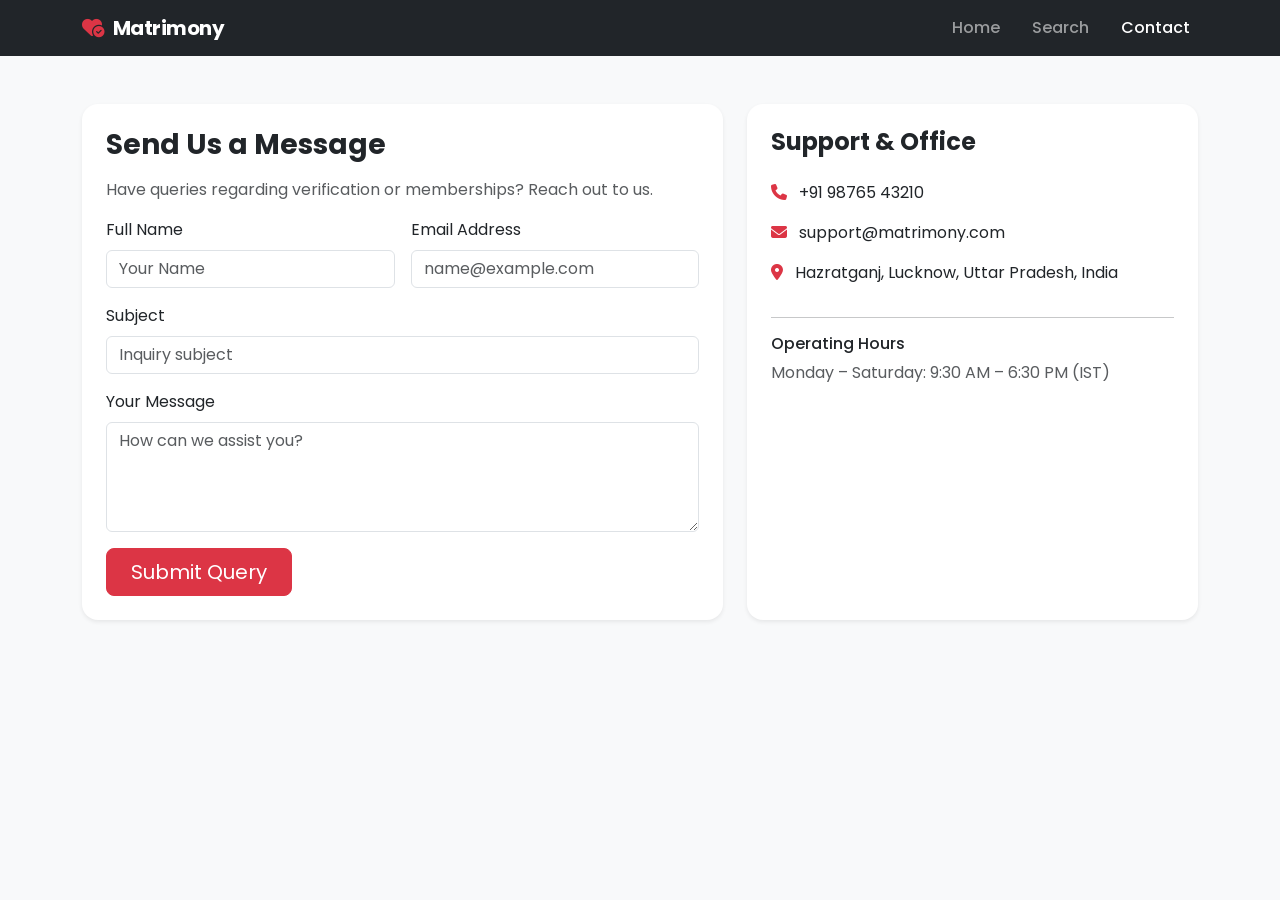
<file: contact.html>
<!DOCTYPE html>
<html lang="en">

<head>
  <meta charset="UTF-8">
  <title>Contact Us | Matrimony</title>
  <meta name="viewport" content="width=device-width, initial-scale=1.0">
  <link rel="stylesheet" href="https://cdn.jsdelivr.net/npm/bootstrap@5.3.3/dist/css/bootstrap.min.css">
  <link href="https://fonts.googleapis.com/css2?family=Poppins:wght@300;400;500;600;700&display=swap" rel="stylesheet">
  <link rel="stylesheet" href="https://cdnjs.cloudflare.com/ajax/libs/font-awesome/6.4.0/css/all.min.css">
  <link rel="stylesheet" href="css/style.css">
</head>

<body class="bg-light">

  <nav class="navbar navbar-expand-lg navbar-dark bg-dark">
    <div class="container">
      <a class="navbar-brand" href="index.html"><i
          class="fa-solid fa-heart-circle-check text-danger me-2"></i>Matrimony</a>
      <ul class="navbar-nav ms-auto flex-row gap-3">
        <li class="nav-item"><a class="nav-link" href="index.html">Home</a></li>
        <li class="nav-item"><a class="nav-link" href="search.html">Search</a></li>
        <li class="nav-item"><a class="nav-link active" href="contact.html">Contact</a></li>
      </ul>
    </div>
  </nav>

  <section class="py-5">
    <div class="container">
      <div class="row g-4">
        <div class="col-lg-7">
          <div class="card p-4 border-0 shadow-sm rounded-4">
            <h3 class="fw-bold mb-3">Send Us a Message</h3>
            <p class="text-muted">Have queries regarding verification or memberships? Reach out to us.</p>
            <form id="contactForm">
              <div class="row g-3">
                <div class="col-md-6">
                  <label class="form-label">Full Name</label>
                  <input type="text" id="cName" class="form-control" placeholder="Your Name" required>
                </div>
                <div class="col-md-6">
                  <label class="form-label">Email Address</label>
                  <input type="email" id="cEmail" class="form-control" placeholder="name@example.com" required>
                </div>
                <div class="col-12">
                  <label class="form-label">Subject</label>
                  <input type="text" class="form-control" placeholder="Inquiry subject" required>
                </div>
                <div class="col-12">
                  <label class="form-label">Your Message</label>
                  <textarea id="cMessage" class="form-control" rows="4" placeholder="How can we assist you?"
                    required></textarea>
                </div>
                <div class="col-12">
                  <button type="submit" class="btn btn-danger btn-lg px-4">Submit Query</button>
                </div>
              </div>
              <div id="formAlert" class="d-none"></div>
            </form>
          </div>
        </div>

        <div class="col-lg-5">
          <div class="card p-4 border-0 shadow-sm rounded-4 h-100">
            <h4 class="fw-bold mb-4">Support & Office</h4>
            <p><i class="fa-solid fa-phone text-danger me-2"></i> +91 98765 43210</p>
            <p><i class="fa-solid fa-envelope text-danger me-2"></i> support@matrimony.com</p>
            <p><i class="fa-solid fa-location-dot text-danger me-2"></i> Hazratganj, Lucknow, Uttar Pradesh, India</p>
            <hr>
            <h6>Operating Hours</h6>
            <p class="text-muted mb-0">Monday – Saturday: 9:30 AM – 6:30 PM (IST)</p>
          </div>
        </div>
      </div>
    </div>
  </section>

  <script src="https://cdn.jsdelivr.net/npm/bootstrap@5.3.3/dist/js/bootstrap.bundle.min.js"></script>
  <script src="js/main.js"></script>
  <script src="js/contact.js"></script>
</body>

</html>
</file>
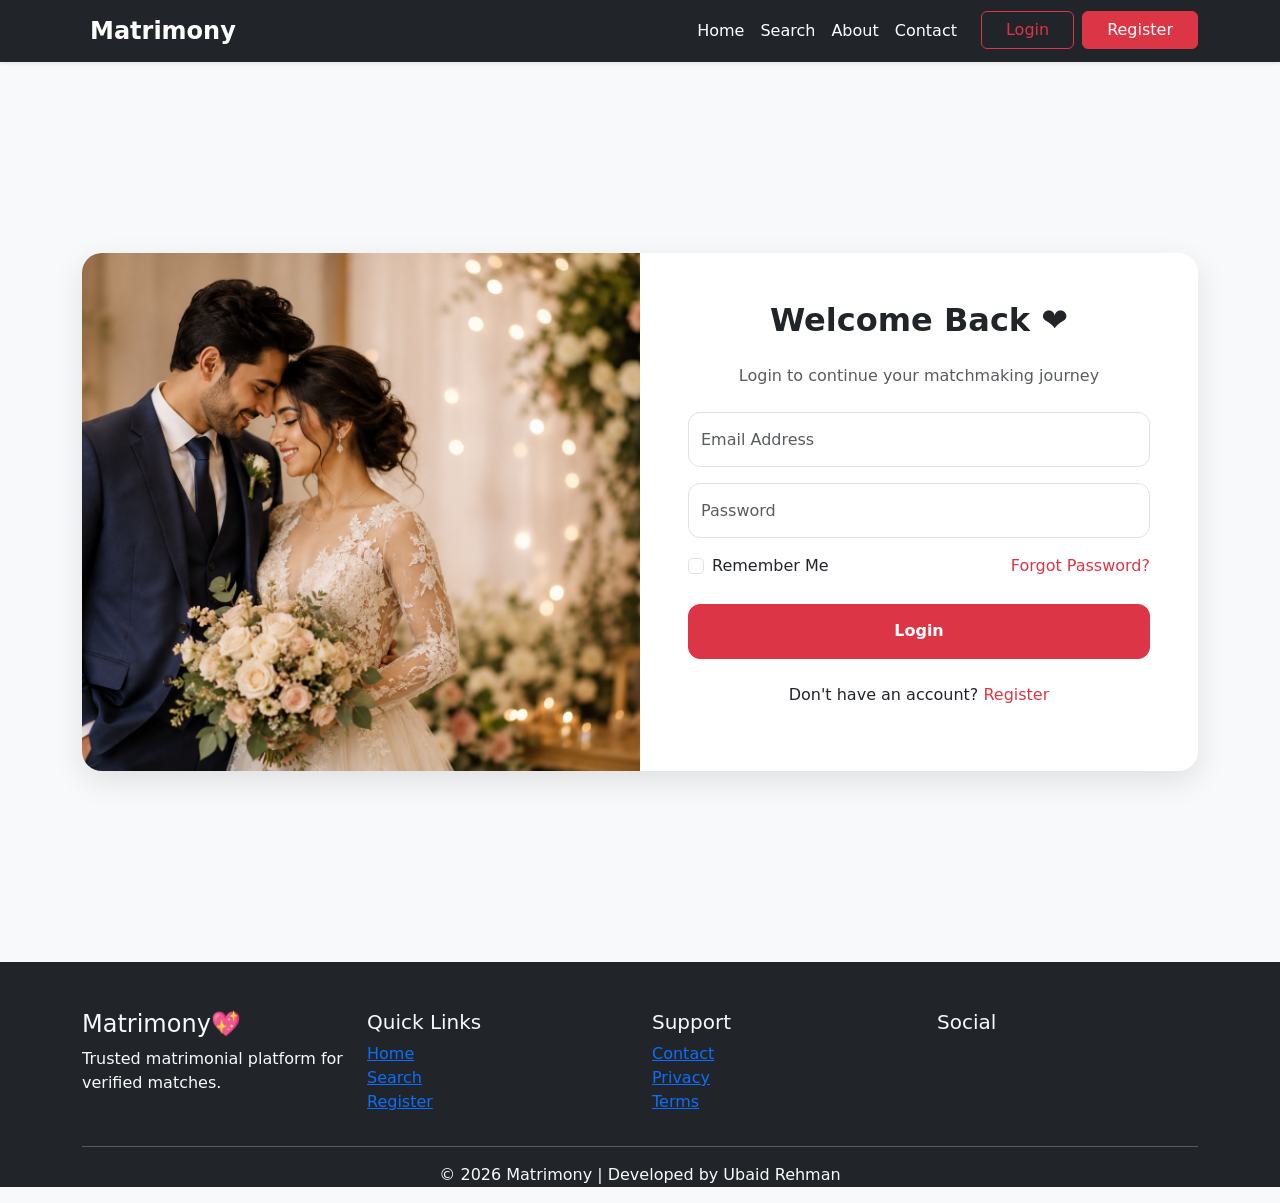
<file: login.html>
<!DOCTYPE html>
<html lang="en">

<head>
    <meta charset="UTF-8">
    <meta name="viewport" content="width=device-width, initial-scale=1.0">
    <title>Login | Matrimony</title>

    <link rel="stylesheet" href="css/bootstrap.css">

    <style>

        body{
            background:#f8f9fa;
        }

        .login-section{
            min-height:100vh;
            display:flex;
            align-items:center;
            padding:50px 0;
        }

        .login-card{
            background:#fff;
            border-radius:20px;
            overflow:hidden;
            box-shadow:0 10px 30px rgba(0,0,0,.1);
        }

        .login-image img{
            width:100%;
            height:100%;
            object-fit:cover;
        }

        .form-control{
            height:55px;
            border-radius:12px;
        }

        .btn-login{
            height:55px;
            border-radius:12px;
            font-weight:600;
        }

        @media(max-width:768px){
            .login-image{
                display:none;
            }
        }

    </style>

</head>

<body>

     <!--✅ HEADER START -->
    <header>
        <nav class="navbar navbar-expand-lg navbar-dark bg-dark shadow-sm">
            <div class="container">
                <!-- Logo / Branding -->
                <a class="navbar-brand fw-bold fs-4" href="#">
                    <i class="fa-solid fa-heart-circle-check text-danger me-2"></i> Matrimony
                </a>

                <!-- Toggler for Mobile View -->
                <button class="navbar-toggler" type="button" data-bs-toggle="collapse" data-bs-target="#mainNavbar">
                    <span class="navbar-toggler-icon"></span>
                </button>

                <!-- Navbar Links -->
                <div class="collapse navbar-collapse" id="mainNavbar">
                    <ul class="navbar-nav ms-auto mb-2 mb-lg-0">
                        <li class="nav-item"><a class="nav-link active" href="index.html">Home</a></li>
                        <li class="nav-item"><a class="nav-link active" href="#">Search</a></li>
                        <li class="nav-item"><a class="nav-link active" href="about.html">About</a></li>
                        <li class="nav-item"><a class="nav-link active" href="contact.html">Contact</a></li>
                        <li class="nav-item">
                            <a class="btn btn-outline-danger ms-3 px-4" href="login.html">Login</a>
                        </li>
                        <li class="nav-item">
                            <a class="btn btn-danger ms-2 px-4" href="register.html">Register</a>
                        </li>
                    </ul>
                </div>
            </div>
        </nav>
    </header>
    <!-- ✅ HEADER END -->



<section class="login-section">

<div class="container">

<div class="login-card">

<div class="row g-0">

<!-- IMAGE -->

<div class="col-lg-6 login-image">

<img src="images/loginwed.png"
alt="Couple">

</div>

<!-- FORM -->

<div class="col-lg-6 p-5">

<h2 class="fw-bold text-center mb-4">
Welcome Back ❤️
</h2>

<p class="text-center text-muted mb-4">
Login to continue your matchmaking journey
</p>

<form>

<div class="mb-3">

<input
type="email"
class="form-control"
placeholder="Email Address">

</div>

<div class="mb-3">

<input
type="password"
class="form-control"
placeholder="Password">

</div>

<div class="d-flex justify-content-between mb-4">

<div class="form-check">

<input
class="form-check-input"
type="checkbox">

<label class="form-check-label">

Remember Me

</label>

</div>

<a href="#"
class="text-danger text-decoration-none">

Forgot Password?

</a>

</div>

<div class="d-grid">

<button
class="btn btn-danger btn-login">

Login

</button>

</div>

<p class="text-center mt-4">

Don't have an account?

<a href="register.html"
class="text-danger text-decoration-none">

Register

</a>

</p>

</form>

</div>

</div>

</div>

</div>

</section>

 <footer class="bg-dark text-light pt-5">

        <div class="container">

            <div class="row">

                <div class="col-md-3">
                    <h4>Matrimony💖</h4>
                    <p>Trusted matrimonial platform for verified matches.</p>
                </div>

                <div class="col-md-3">
                    <h5>Quick Links</h5>
                    <ul class="list-unstyled">
                        <li><a href="index.html">Home</a></li>
                        <li><a href="#">Search</a></li>
                        <li><a href="register.html">Register</a></li>
                    </ul>
                </div>

                <div class="col-md-3">
                    <h5>Support</h5>
                    <ul class="list-unstyled">
                        <li><a href="#">Contact</a></li>
                        <li><a href="#">Privacy</a></li>
                        <li><a href="#">Terms</a></li>
                    </ul>
                </div>

                <div class="col-md-3">
                    <h5>Social</h5>
                    <i class="fab fa-facebook"></i>
                    <i class="fab fa-instagram ms-3"></i>
                    <i class="fab fa-linkedin ms-3"></i>
                </div>

            </div>

            <hr>

            <p class="text-center">
                © 2026 Matrimony | Developed by Ubaid Rehman
            </p>

        </div>

    </footer>


<script src="js/bootstrap.bundle.js"></script>

</body>

</html>
</file>
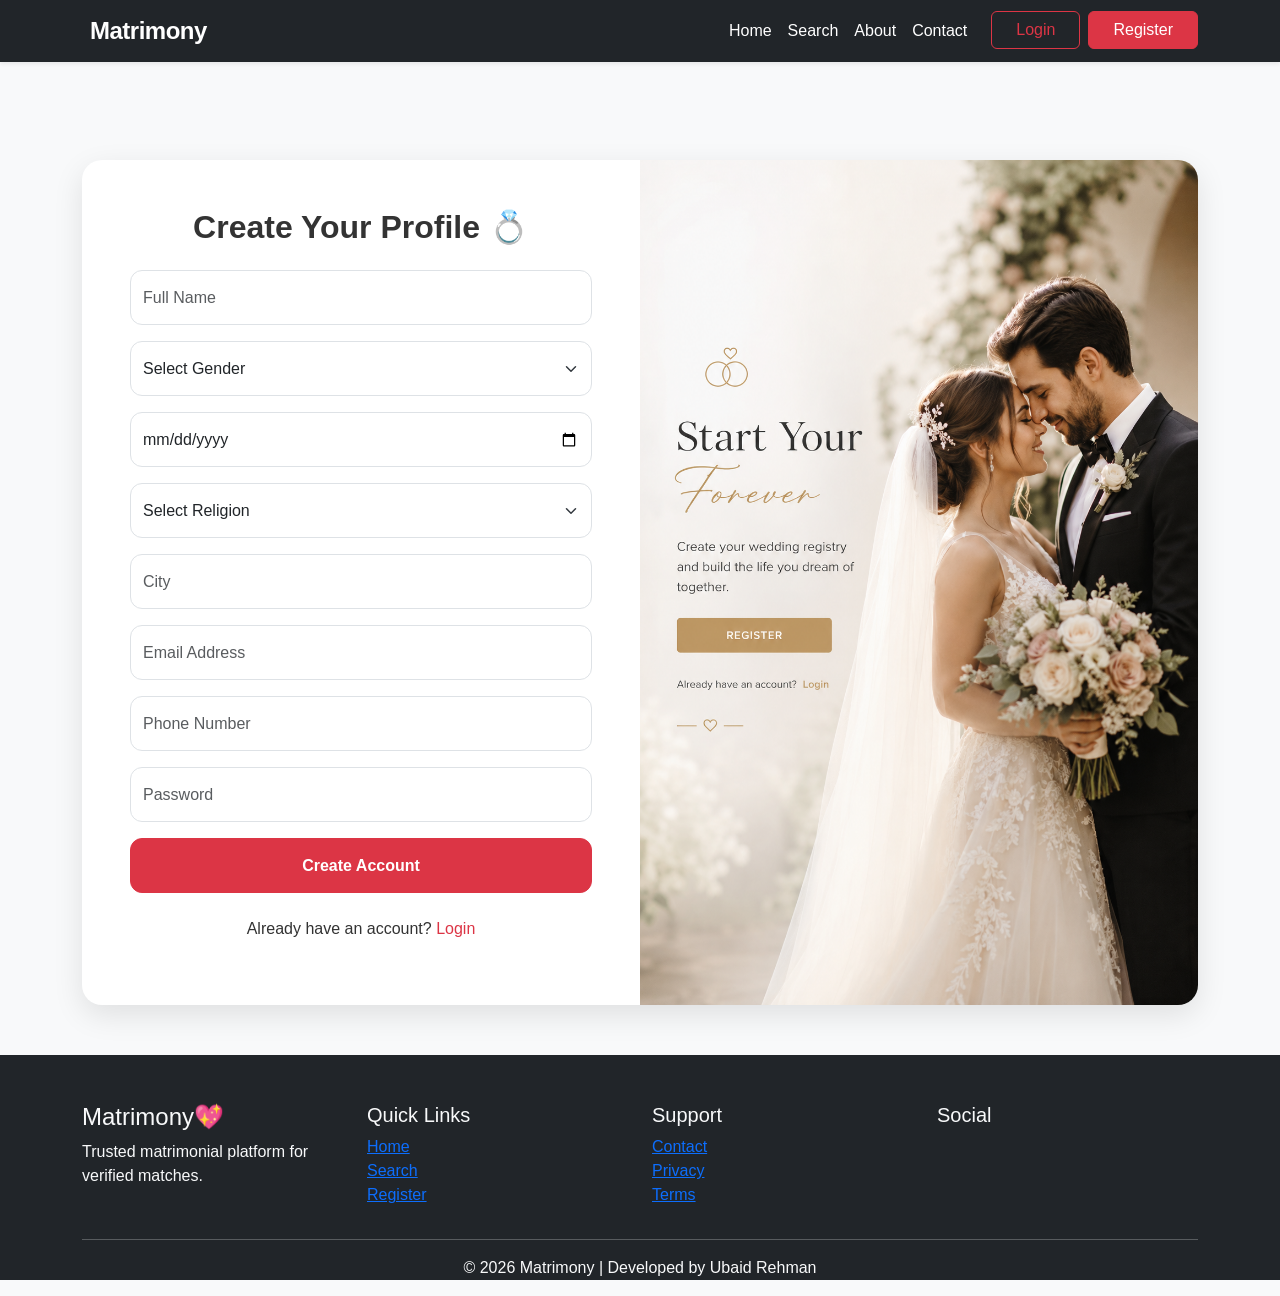
<file: register.html>
<!DOCTYPE html>
<html lang="en">

<head>
    <meta charset="UTF-8">
    <meta name="viewport" content="width=device-width, initial-scale=1.0">

    <title>Register | Matrimony</title>

    <link rel="stylesheet" href="css/bootstrap.css">
    <link rel="stylesheet" href="css/style.css">

    <style>
        body {
            background: #f8f9fa;
        }

        .register-section {
            min-height: 100vh;
            display: flex;
            align-items: center;
            padding: 50px 0;
        }

        .register-card {
            background: #fff;
            border-radius: 20px;
            overflow: hidden;
            box-shadow: 0 10px 30px rgba(0, 0, 0, .1);
        }

        .register-image img {
            height: 100%;
            width: 100%;
            object-fit: cover;
        }

        .form-control,
        .form-select {
            height: 55px;
            border-radius: 12px;
        }

        .btn-register {
            height: 55px;
            border-radius: 12px;
            font-weight: 600;
        }

        @media(max-width:768px) {
            .register-image {
                display: none;
            }
        }
    </style>

</head>

<body>


    <!-- ✅ HEADER START -->
    <header>
        <nav class="navbar navbar-expand-lg navbar-dark bg-dark shadow-sm">
            <div class="container">
                <!-- Logo / Branding -->
                <a class="navbar-brand fw-bold fs-4" href="#">
                    <i class="fa-solid fa-heart-circle-check text-danger me-2"></i> Matrimony
                </a>

                <!-- Toggler for Mobile View -->
                <button class="navbar-toggler" type="button" data-bs-toggle="collapse" data-bs-target="#mainNavbar">
                    <span class="navbar-toggler-icon"></span>
                </button>

                <!-- Navbar Links -->
                <div class="collapse navbar-collapse" id="mainNavbar">
                    <ul class="navbar-nav ms-auto mb-2 mb-lg-0">
                        <li class="nav-item"><a class="nav-link active" href="index.html">Home</a></li>
                        <li class="nav-item"><a class="nav-link active" href="#">Search</a></li>
                        <li class="nav-item"><a class="nav-link active" href="#">About</a></li>
                        <li class="nav-item"><a class="nav-link active" href="#">Contact</a></li>
                        <li class="nav-item">
                            <a class="btn btn-outline-danger ms-3 px-4" href="#">Login</a>
                        </li>
                        <li class="nav-item">
                            <a class="btn btn-danger ms-2 px-4" href="register.html">Register</a>
                        </li>
                    </ul>
                </div>
            </div>
        </nav>
    </header>
    <!-- ✅ HEADER END -->



    <section class="register-section mt-5" >

        <div class="container " >

            <div class="register-card">

                <div class="row g-0">

                    <!-- LEFT FORM -->

                    <div class="col-lg-6 p-5">

                        <h2 class="fw-bold mb-4 text-center">
                            Create Your Profile 💍
                        </h2>

                        <form>

                            <div class="mb-3">
                                <input type="text" class="form-control" placeholder="Full Name">
                            </div>

                            <div class="mb-3">
                                <select class="form-select">
                                    <option selected disabled>
                                        Select Gender
                                    </option>

                                    <option>Male</option>
                                    <option>Female</option>
                                </select>
                            </div>

                            <div class="mb-3">
                                <input type="date" class="form-control">
                            </div>

                            <div class="mb-3">
                                <select class="form-select">

                                    <option selected disabled>
                                        Select Religion
                                    </option>

                                    <option>Muslim</option>
                                    <option>Hindu</option>
                                    <option>Sikh</option>
                                    <option>Christian</option>

                                </select>
                            </div>

                            <div class="mb-3">
                                <input type="text" class="form-control" placeholder="City">
                            </div>

                            <div class="mb-3">
                                <input type="email" class="form-control" placeholder="Email Address">
                            </div>

                            <div class="mb-3">
                                <input type="tel" class="form-control" placeholder="Phone Number">
                            </div>

                            <div class="mb-3">
                                <input type="password" class="form-control" placeholder="Password">
                            </div>

                            <div class="d-grid">

                                <button class="btn btn-danger btn-register">

                                    Create Account

                                </button>

                            </div>

                            <p class="text-center mt-4">

                                Already have an account?

                                <a href="login.html" class="text-danger text-decoration-none">

                                    Login

                                </a>

                            </p>

                        </form>

                    </div>

                    <!-- RIGHT IMAGE -->

                    <div class="col-lg-6 register-image">

                        <img src="images/weddingregister.png" alt="Wedding Couple">

                    </div>

                </div>

            </div>

        </div>

    </section>

    <footer class="bg-dark text-light pt-5">

        <div class="container">

            <div class="row">

                <div class="col-md-3">
                    <h4>Matrimony💖</h4>
                    <p>Trusted matrimonial platform for verified matches.</p>
                </div>

                <div class="col-md-3">
                    <h5>Quick Links</h5>
                    <ul class="list-unstyled">
                        <li><a href="index.html">Home</a></li>
                        <li><a href="#">Search</a></li>
                        <li><a href="register.html">Register</a></li>
                    </ul>
                </div>

                <div class="col-md-3">
                    <h5>Support</h5>
                    <ul class="list-unstyled">
                        <li><a href="#">Contact</a></li>
                        <li><a href="#">Privacy</a></li>
                        <li><a href="#">Terms</a></li>
                    </ul>
                </div>

                <div class="col-md-3">
                    <h5>Social</h5>
                    <i class="fab fa-facebook"></i>
                    <i class="fab fa-instagram ms-3"></i>
                    <i class="fab fa-linkedin ms-3"></i>
                </div>

            </div>

            <hr>

            <p class="text-center">
                © 2026 Matrimony | Developed by Ubaid Rehman
            </p>

        </div>

    </footer>



    <script src="js/bootstrap.bundle.js"></script>

</body>

</html>
</file>
<file: css/style.css>
:root {
  --primary-red: #dc3545;
  --primary-dark: #212529;
  --secondary-bg: #f8f9fa;
  --transition-base: all 0.3s ease;
}

body {
  font-family: "Poppins", sans-serif;
  color: #333;
  background-color: #fff;
  overflow-x: hidden;
}

/* Header & Navigation */
.navbar-brand {
  font-weight: 700;
  letter-spacing: -0.5px;
}

.nav-link {
  font-weight: 500;
  transition: var(--transition-base);
}

.nav-link:hover {
  color: var(--primary-red) !important;
}

/* Hero Section */
.hero-bg {
  min-height: 85vh;
  background:
    linear-gradient(rgba(0, 0, 0, 0.65), rgba(0, 0, 0, 0.65)),
    url("https://images.unsplash.com/photo-1519741497674-611481863552?auto=format&fit=crop&w=1600&q=80")
      center/cover no-repeat;
  display: flex;
  align-items: center;
}

/* Cards & Components */
.stats-card,
.trust-card,
.pricing-card,
.blog-card,
.profile-card,
.contact-card {
  background: #ffffff;
  border-radius: 16px;
  transition: var(--transition-base);
  border: 1px solid rgba(0, 0, 0, 0.06);
}

.stats-card:hover,
.trust-card:hover,
.pricing-card:hover,
.profile-card:hover {
  transform: translateY(-8px);
  box-shadow: 0 16px 30px rgba(0, 0, 0, 0.1);
}

.featured-plan {
  border: 2px solid var(--primary-red) !important;
  transform: scale(1.03);
}

.story-card,
.blog-card {
  overflow: hidden;
  border-radius: 16px;
  background: #fff;
  box-shadow: 0 6px 18px rgba(0, 0, 0, 0.06);
}

.story-img,
.blog-img {
  width: 100%;
  height: 240px;
  object-fit: cover;
  transition: var(--transition-base);
}

.story-card:hover .story-img,
.blog-card:hover .blog-img {
  transform: scale(1.05);
}

/* Profiles */
.profile-img-wrap {
  position: relative;
  overflow: hidden;
  border-radius: 16px 16px 0 0;
}

.profile-card img {
  width: 100%;
  height: 260px;
  object-fit: cover;
}

/* Floating WhatsApp & Back-To-Top */
.whatsapp-float {
  position: fixed;
  bottom: 25px;
  right: 25px;
  background-color: #25d366;
  color: #fff;
  border-radius: 50%;
  width: 55px;
  height: 55px;
  display: flex;
  align-items: center;
  justify-content: center;
  font-size: 28px;
  box-shadow: 0 4px 15px rgba(0, 0, 0, 0.25);
  z-index: 1000;
  transition: var(--transition-base);
}

.whatsapp-float:hover {
  color: #fff;
  transform: scale(1.1);
}

#topBtn {
  position: fixed;
  bottom: 90px;
  right: 25px;
  width: 48px;
  height: 48px;
  border-radius: 50%;
  background: var(--primary-red);
  color: white;
  border: none;
  display: none;
  align-items: center;
  justify-content: center;
  font-size: 20px;
  cursor: pointer;
  z-index: 999;
  box-shadow: 0 4px 12px rgba(220, 53, 69, 0.4);
}

/* Preloader */
#loader {
  position: fixed;
  inset: 0;
  background: #ffffff;
  display: flex;
  align-items: center;
  justify-content: center;
  z-index: 9999;
}
</file>
